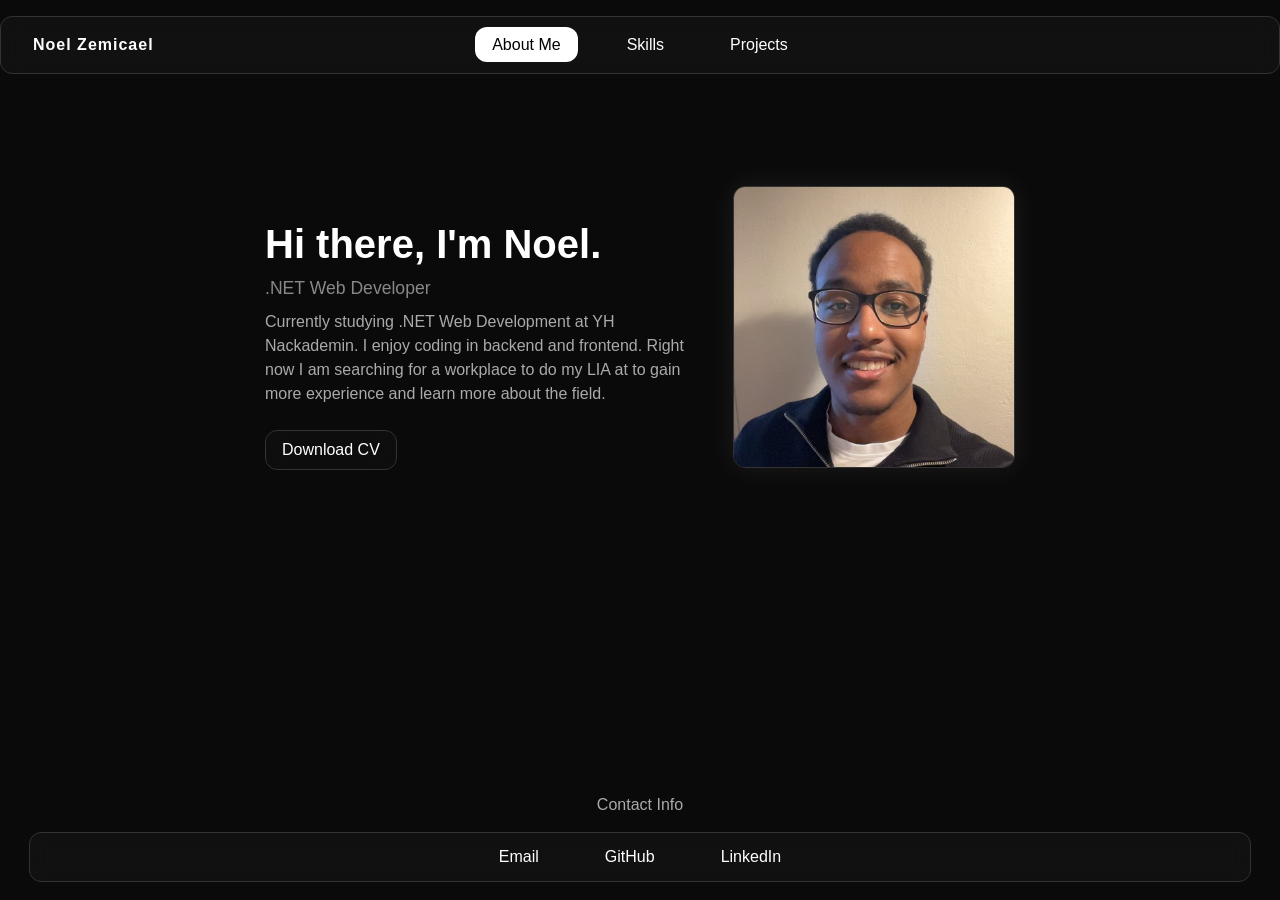
<file: index.html>
<!DOCTYPE html>
<html lang="en">
<head>
  <meta charset="UTF-8" />
  <meta name="viewport" content="width=device-width, initial-scale=1.0" />
  <link rel="stylesheet" href="style.css" />
  <title>Noel Zemicael</title>
</head>
<body>

<div id="navbar"></div>
<div class="page-content">
    <section class="hero">
      <div class="hero-text">
        <h1>Hi there, I'm Noel.</h1>
        <p class="hero-role">.NET Web Developer</p>
        <p>
            Currently studying .NET Web Development at YH Nackademin. I enjoy
            coding in backend and frontend. Right now I am
            searching for a workplace to do my LIA at to gain more experience and learn more about the
            field.
        </p>
        <a href="files/Noel_Zemicael_NET_CV.pdf" class="btn-cv" download>Download CV</a>
      </div>
      <div class="hero-image">
        <img src="images/portrait.jpg" alt="Portrait">
      </div>
    </section>
</div>

<footer class="contact-footer">
  <div class="contact-title">Contact Info</div>

  <div class="contact-bar">
    <a href="mailto:noelberaki1@gmail.com" class="contact-link">Email</a>

    <a href="https://github.com/noelbz"
       class="contact-link"
       target="_blank"
       rel="noopener noreferrer">
      GitHub
    </a>

    <a href="https://www.linkedin.com/in/noel-zemicael-2760a9314/"
       class="contact-link"
       target="_blank"
       rel="noopener noreferrer">
      LinkedIn
    </a>
  </div>
</footer>

<script src="index.js"></script>
<script>
  fetch("navbar.html")
    .then(res => res.text())
    .then(data => {
      const navbar = document.getElementById("navbar");
      navbar.innerHTML = data;

      requestAnimationFrame(() => {
        setActiveLink();
      });
    });
</script>

</body>
</html>
</file>
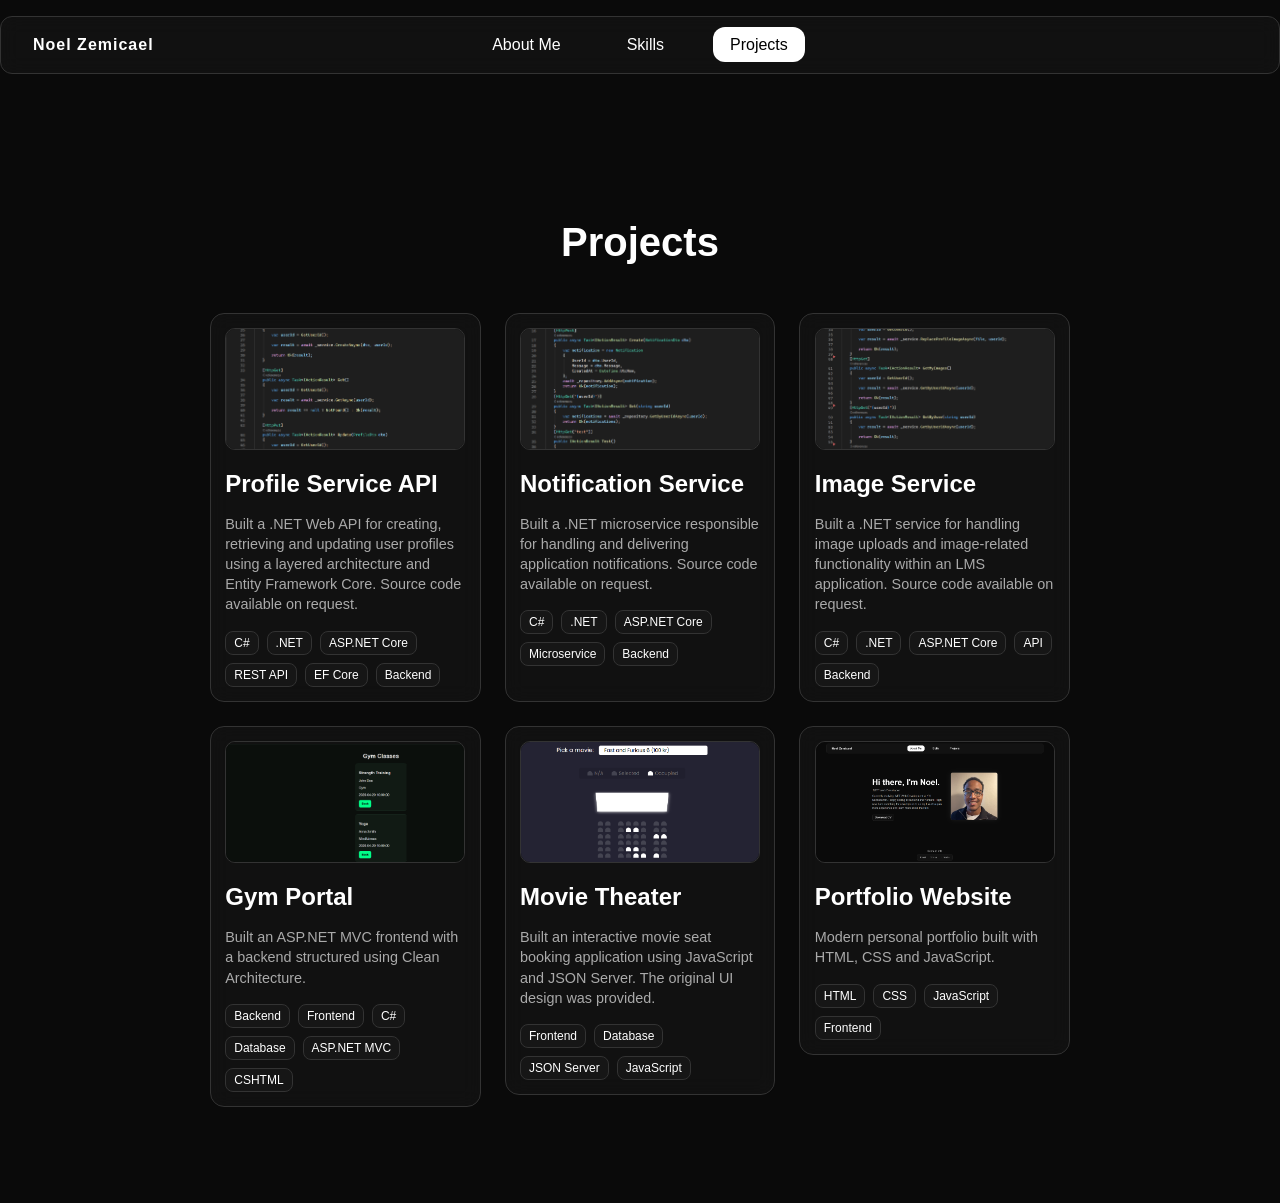
<file: projects.html>
<!DOCTYPE html>
<html lang="en">
<head>
  <meta charset="UTF-8" />
  <meta name="viewport" content="width=device-width, initial-scale=1.0" />
  <link rel="stylesheet" href="style.css" />
  <title>Projects</title>
</head>

<body>
<div id="navbar"></div>

<div class="page-content">

  <section>
    <h1>Projects</h1>

    <div class="projects-grid">

      <!-- Project 1 -->
      <div class="project-card">
          <div class="project-image">
            <img src="images/ProfileService.png" alt="Profile Service API">
          </div>

          <h2>Profile Service API</h2>
          <p>
            Built a .NET Web API for creating, retrieving and updating user
            profiles using a layered architecture and Entity Framework Core.
            Source code available on request.
          </p>

          <div class="tags">
            <span>C#</span>
            <span>.NET</span>
            <span>ASP.NET Core</span>
            <span>REST API</span>
            <span>EF Core</span>
            <span>Backend</span>
          </div>
        </div>
      <!-- Project 2 -->
      <div class="project-card">
          <div class="project-image">
            <img src="images/NotificationService.png" alt="Notification Service">
          </div>

          <h2>Notification Service</h2>
          <p>
            Built a .NET microservice responsible for handling and delivering
            application notifications. Source code available on request.
          </p>

          <div class="tags">
            <span>C#</span>
            <span>.NET</span>
            <span>ASP.NET Core</span>
            <span>Microservice</span>
            <span>Backend</span>
          </div>
        </div>
      <!-- Project 3 -->
      <div class="project-card">
          <div class="project-image">
            <img src="images/ImageService.png" alt="Image Service">
          </div>

          <h2>Image Service</h2>
          <p>
            Built a .NET service for handling image uploads and image-related
            functionality within an LMS application. Source code available on request.
          </p>

          <div class="tags">
            <span>C#</span>
            <span>.NET</span>
            <span>ASP.NET Core</span>
            <span>API</span>
            <span>Backend</span>
          </div>
        </div>
      <!-- Project 4 -->
      <a href="https://github.com/noelbz/aspnet-noel-zemicael" target="_blank" rel="noopener noreferrer" class="project-link">
        <div class="project-card">
          <div class="project-image">
            <img src="images/GymPortal.png" alt="GymPortal">
          </div>

          <h2>Gym Portal</h2>
          <p>Built an ASP.NET MVC frontend with a backend structured using Clean Architecture.</p>

          <div class="tags">
            <span>Backend</span>
            <span>Frontend</span>
            <span>C#</span>
            <span>Database</span>
            <span>ASP.NET MVC</span>
            <span>CSHTML</span>
          </div>
        </div>
      </a>
      <!-- Project 5 -->
      <a href="https://github.com/noelbz/js-movie-seat-booker" target="_blank" rel="noopener noreferrer" class="project-link">
        <div class="project-card">
          <div class="project-image">
            <img src="images/MovieTheaterPic.png" alt="MovieTheater">
          </div>

          <h2>Movie Theater</h2>
          <p>Built an interactive movie seat booking application using JavaScript and JSON Server. The original UI design was provided.</p>

          <div class="tags">
            <span>Frontend</span>
            <span>Database</span>
            <span>JSON Server</span>
            <span>JavaScript</span>
          </div>
        </div>
      </a>
      <!-- Project 6 -->
      <a href="https://github.com/noelbz/web-portfolio" target="_blank" rel="noopener noreferrer" class="project-link">
        <div class="project-card">
          <div class="project-image">
            <img src="images/PortfolioPic.png" alt="Portfolio">
          </div>

          <h2>Portfolio Website</h2>
          <p>Modern personal portfolio built with HTML, CSS and JavaScript.</p>

          <div class="tags">
            <span>HTML</span>
            <span>CSS</span>
            <span>JavaScript</span>
            <span>Frontend</span>
          </div>
        </div>
      </a>
      
    </div>
  </section>

</div>

<script src="index.js"></script>

<script>
  fetch("navbar.html")
    .then(res => res.text())
    .then(data => {
      const navbar = document.getElementById("navbar");
      navbar.innerHTML = data;

      requestAnimationFrame(() => {
        setActiveLink();
      });
    });
</script>

</body>
</html>
</file>
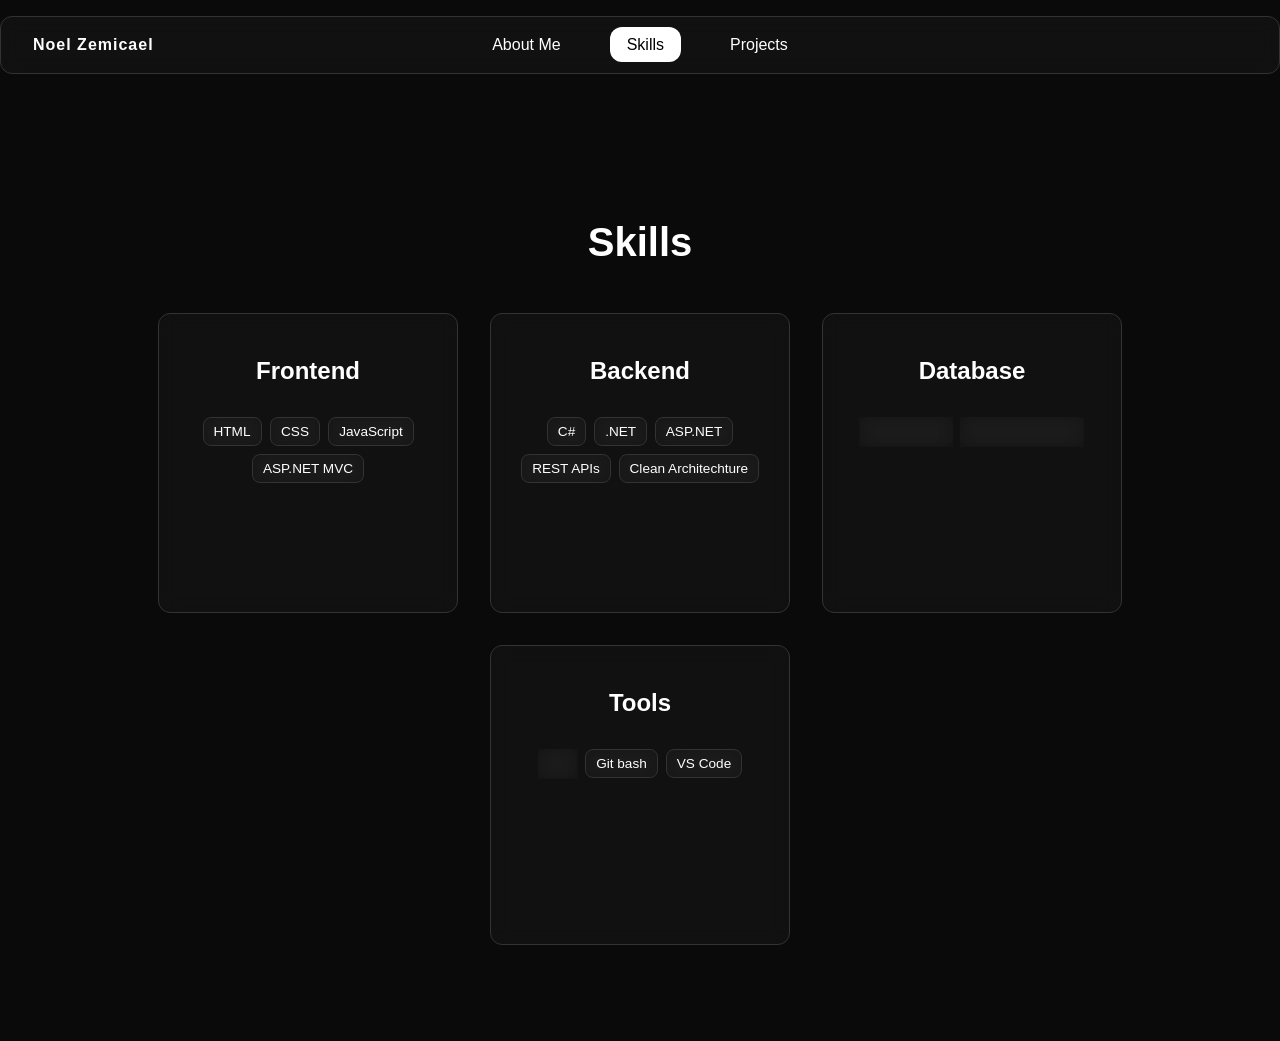
<file: skills.html>
<!DOCTYPE html>
<html lang="en">
<head>
  <meta charset="UTF-8" />
  <meta name="viewport" content="width=device-width, initial-scale=1.0" />
  <link rel="stylesheet" href="style.css" />
  <title>Noel Zemicael</title>
</head>
<body>
<div id="navbar"></div>
<div class="page-content">
    <section>
        <h1>Skills</h1>
        <div class="card-row">
            <!-- Frontend -->
            <div class="card card--lg">
                <h2>Frontend</h2>

                <div class="card-grid">
                <div class="card card--sm">HTML</div>
                <div class="card card--sm">CSS</div>
                <div class="card card--sm">JavaScript</div>
                <div class="card card--sm">ASP.NET MVC</div>
                </div>
            </div>

            <!-- Backend -->
            <div class="card card--lg">
                <h2>Backend</h2>

                <div class="card-grid">
                <div class="card card--sm">C#</div>
                <div class="card card--sm">.NET</div>
                <div class="card card--sm">ASP.NET</div>
                <div class="card card--sm">REST APIs</div>
                <div class="card card--sm">Clean Architechture</div>
                </div>
            </div>

            <div class="card card--lg">
                <h2>Database</h2>

                <div class="card-grid">
                <div class="card card--sm">SQL Server</div>
                <div class="card card--sm">EntityFramework</div>
                </div>
            </div>

            <!-- Tools -->
            <div class="card card--lg">
                <h2>Tools</h2>

                <div class="card-grid">
                <div class="card card--sm">Git</div>
                <div class="card card--sm">Git bash</div>
                <div class="card card--sm">VS Code</div>
            </div>
        </div>
    </section>
</div>
<script src="index.js"></script>
<script>
  fetch("navbar.html")
    .then(res => res.text())
    .then(data => {
      const navbar = document.getElementById("navbar");
      navbar.innerHTML = data;

      requestAnimationFrame(() => {
        setActiveLink();
      });
    });
</script>
</body>
</html>
</file>
<file: style.css>
body {
  font-family: sans-serif;
  background: #0a0a0a;
  color: #fff;
  margin: 0;
  scroll-behavior: smooth;
}
html {
  background: #0a0a0a;
}

/* NAVBAR */
nav {
  padding: 1.2rem 3rem;
  margin: 1rem 2rem;
  max-width: 1200px;
  margin-left: auto;
  margin-right: auto;

  border: 1px solid #333;
  border-radius: 12px;

  background: rgba(255, 255, 255, 0.03);
  backdrop-filter: blur(10px);
}

.logo {
  position: absolute;
  left: 2rem;
  top: 50%;
  transform: translateY(-50%);

  font-size: 1rem;
  font-weight: 600;
  letter-spacing: 1px;
  color: #fff;
}

/* CENTER LINKS */
nav ul {
  display: flex;
  justify-content: center;
  list-style: none;
  margin: 0;
  padding: 0;
  gap: 2rem;
}

/* LINKS */
.nav-link {
  text-decoration: none;
  color: #fff;
  padding: 8px 16px;
  border: 1px solid transparent;
  border-radius: 12px;
  transition: all 0.3s ease;
}

/* hover */
.nav-link:hover {
  background: #fff;
  border: 1px solid #fff;
  color: #000;
  transform: translateY(-2px);
}

/* active */
.nav-link.active {
  background: #fff;
  color: #000;
  transition: all 0.3s ease;
}

.btn-cv {
  display: inline-block;
  margin-top: 1.5rem;
  padding: 10px 16px;

  border: 1px solid #333;
  border-radius: 12px;

  color: #fff;
  text-decoration: none;

  background: rgba(255, 255, 255, 0.02);
  backdrop-filter: blur(10px);

  transition: all 0.3s ease;
}

.btn-cv:hover {
  background: #fff;
  color: #000;
  transform: translateY(-2px);
}

.page-content {
  opacity: 1;
  transition: opacity 0.8s ease;
}

.page-content.fade-out {
  opacity: 0;
}

section {
  padding: 6rem 3rem;
  max-width: 1000px;
  margin: 0 auto;
  text-align: center;
}

h1 {
  font-size: 2.5rem;
  margin-bottom: 1rem;
}

h2 {
  font-size: 1.5rem;
  margin-bottom: 1rem;
}

p {
  color: #aaa;
  max-width: 600px;
  margin: 0 auto;
  line-height: 1.6;
}

.hero {
  display: flex;
  justify-content: center;
  align-items: center;
  gap: 3rem;

  max-width: 1000px;
  margin: 0 auto;
  padding: 6rem 3rem;
}

.hero-text {
  align-items: center;
  text-align: left;
}

.hero-text h1 {
  margin-bottom: 0.5rem;
}

.hero-role {
  color: #888;
  font-size: 1.1rem;
  margin-bottom: 0.5rem;
}

.hero-text p {
  max-width: 420px;
  line-height: 1.5;
}

.hero-image img {
  width: 280px;
  height: 280px;
  object-fit: cover;

  border-radius: 12px;
  border: 1px solid #333;

  box-shadow: 0 0 30px rgba(255,255,255,0.08);
}
.hero-image img:hover {
  box-shadow: 0 0 30px rgba(251, 251, 251, 0.10);
}
.card-row {
  display: flex;
  justify-content: center;
  gap: 2rem;
  flex-wrap: wrap;
  margin-top: 3rem;
}

.card {
  border: 1px solid #333;
  border-radius: 12px;
  background: rgba(255, 255, 255, 0.03);
  backdrop-filter: blur(10px);
  transition: all 0.3s ease;
}

.card--lg {
  width: 250px;
  height: 250px;
  padding: 1.5rem;

  display: flex;
  flex-direction: column;
  align-items: center;
}

.card--sm {
  padding: 6px 10px;
  border-radius: 8px;
  font-size: 0.85rem;
  background: rgba(255, 255, 255, 0.02);
}

.card-grid {
  display: flex;
  flex-wrap: wrap;
  gap: 0.5rem;
  justify-content: center;
  margin-top: 1rem;
}

.card:hover {
  transform: translateY(-6px);
  border-color: #fff;
}

.projects-grid {
  display: flex;
  justify-content: center;
  gap: 1.5rem;
  flex-wrap: wrap;
  margin-top: 3rem;
}

.project-card {
  width: 240px;
  padding: 0.9rem;

  border: 1px solid #333;
  border-radius: 14px;
  background: rgba(255, 255, 255, 0.03);
  backdrop-filter: blur(10px);

  transition: 0.3s ease;
  text-align: left;
}

.project-card:hover {
  transform: translateY(-6px);
  border-color: #fff;
}

.project-image {
  height: 120px;
  border-radius: 10px;
  overflow: hidden;
  border: 1px solid #333;
}

.project-image img {
  width: 100%;
  height: 100%;
  object-fit: cover;
  display: block;
}

.project-link {
  text-decoration: none;
  color: inherit;
  display: inline-block;
}

.project-link:hover .project-card {
  transform: translateY(-6px) scale(1.02);
  border-color: #fff;
}

.project-card p {
  font-size: 0.9rem;
  line-height: 1.4;
}

.tags {
  display: flex;
  flex-wrap: wrap;
  gap: 0.5rem;
  margin-top: 1rem;
}

.tags span {
  font-size: 0.75rem;
  padding: 4px 8px;
  border: 1px solid #333;
  border-radius: 8px;
  background: rgba(255,255,255,0.02);
}

.contact-footer {
  position: fixed;
  bottom: 16px;
  left: 0;
  right: 0;

  display: flex;
  flex-direction: column;
  align-items: center;
}

.contact-title {
  margin-bottom: 18px;
  color: #aaa;
}

.contact-bar {
  display: flex;
  gap: 2rem;
  margin-bottom: 2px;

  justify-content: center;

  padding: 6px 10px;

  border: 1px solid #333;
  border-radius: 12px;

  background: rgba(255, 255, 255, 0.03);
  backdrop-filter: blur(10px);

  max-width: 1200px;
  width: calc(100% - 4rem);
}

.contact-link {
  text-decoration: none;
  color: #fff;
  padding: 8px 16px;
  border-radius: 12px;
  border: 1px solid transparent;

  transition: all 0.3s ease;
}

.contact-link:hover {
  background: #fff;
  color: #000;
  border: 1px solid #fff;
  transform: translateY(-2px);
}
</file>
